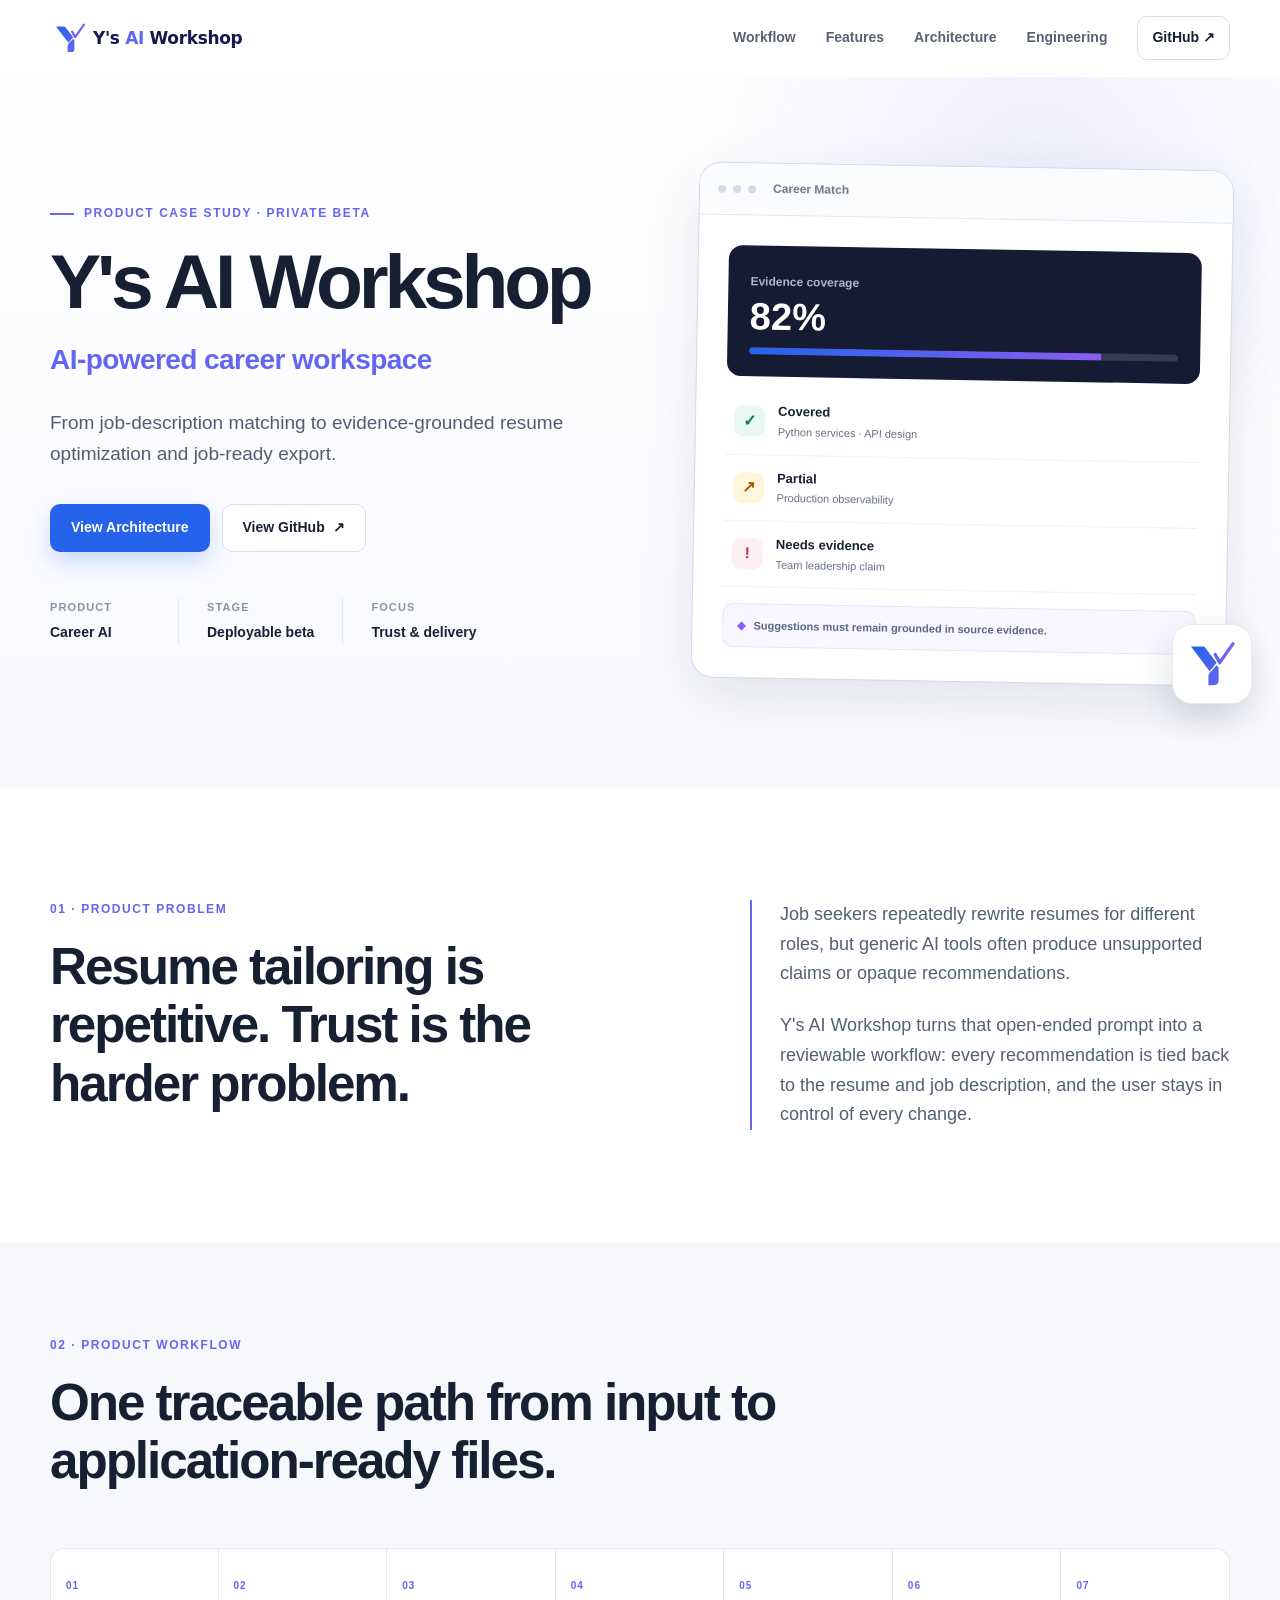
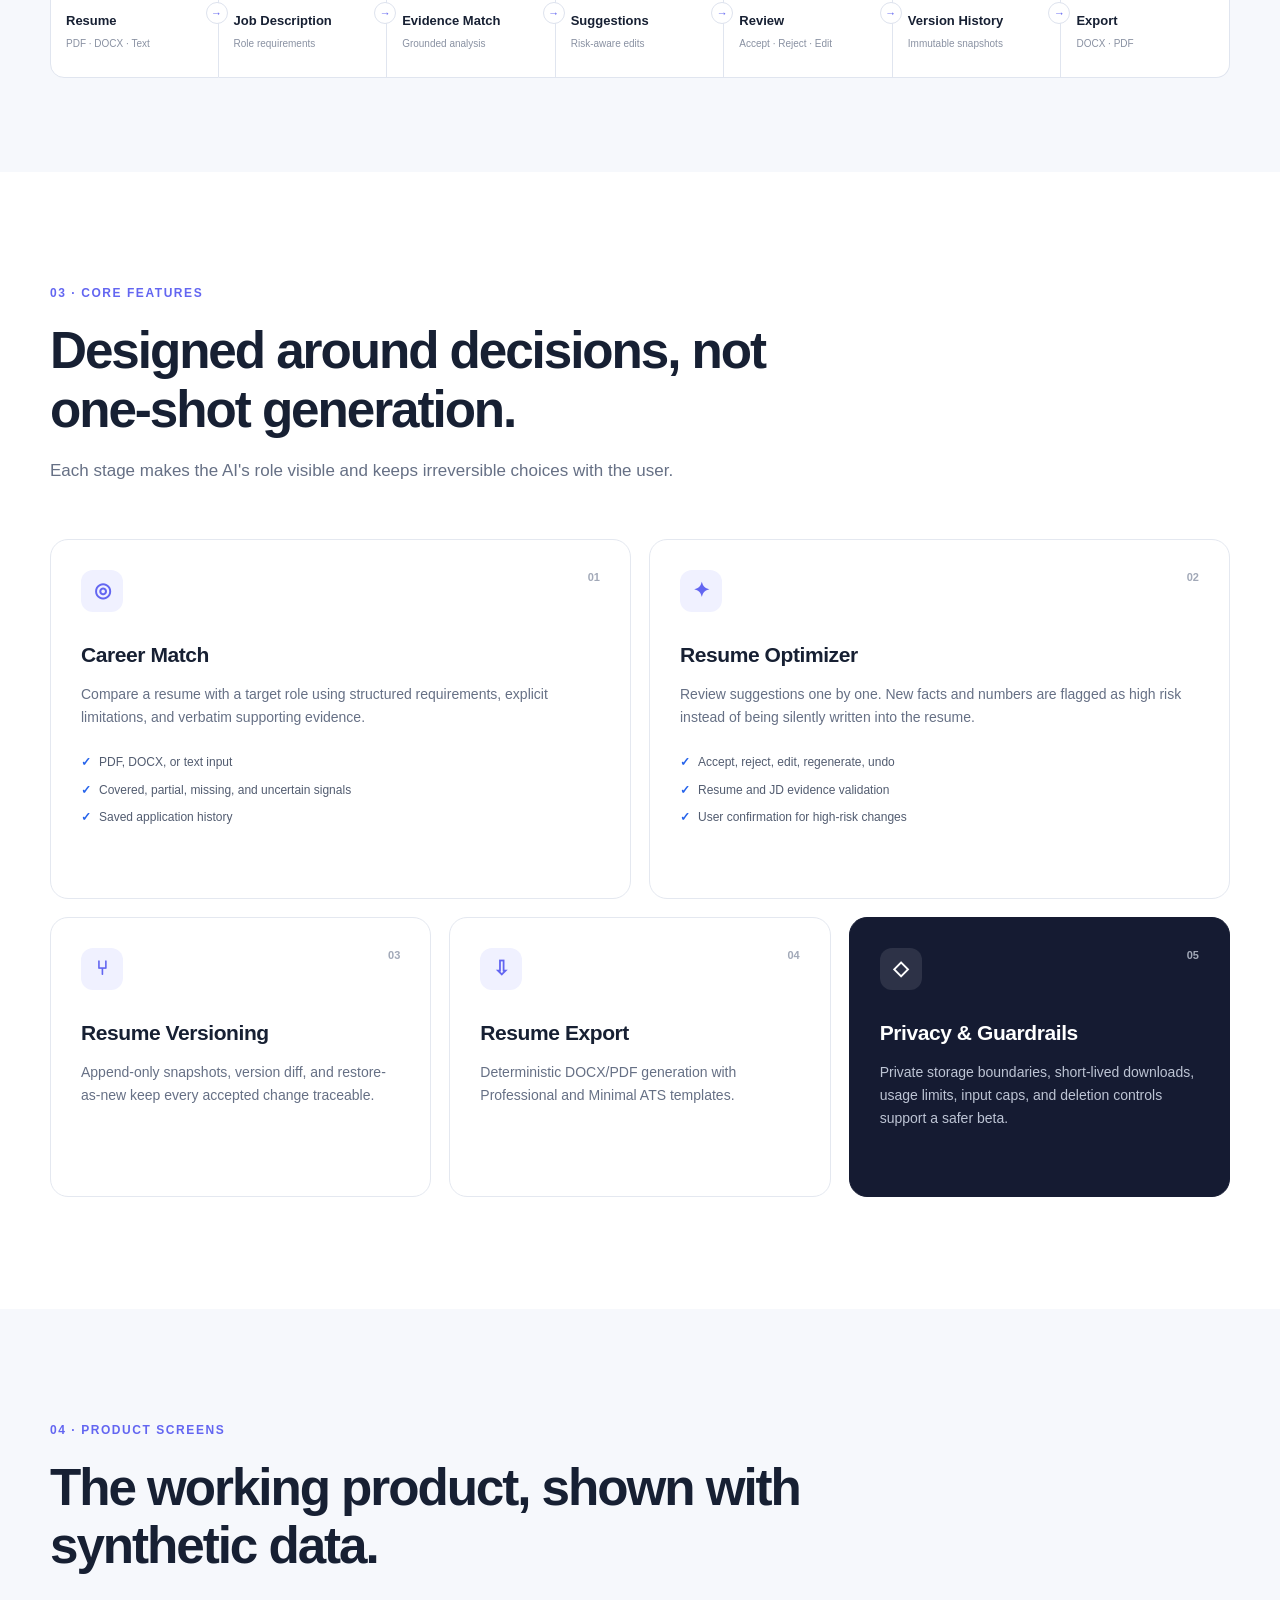
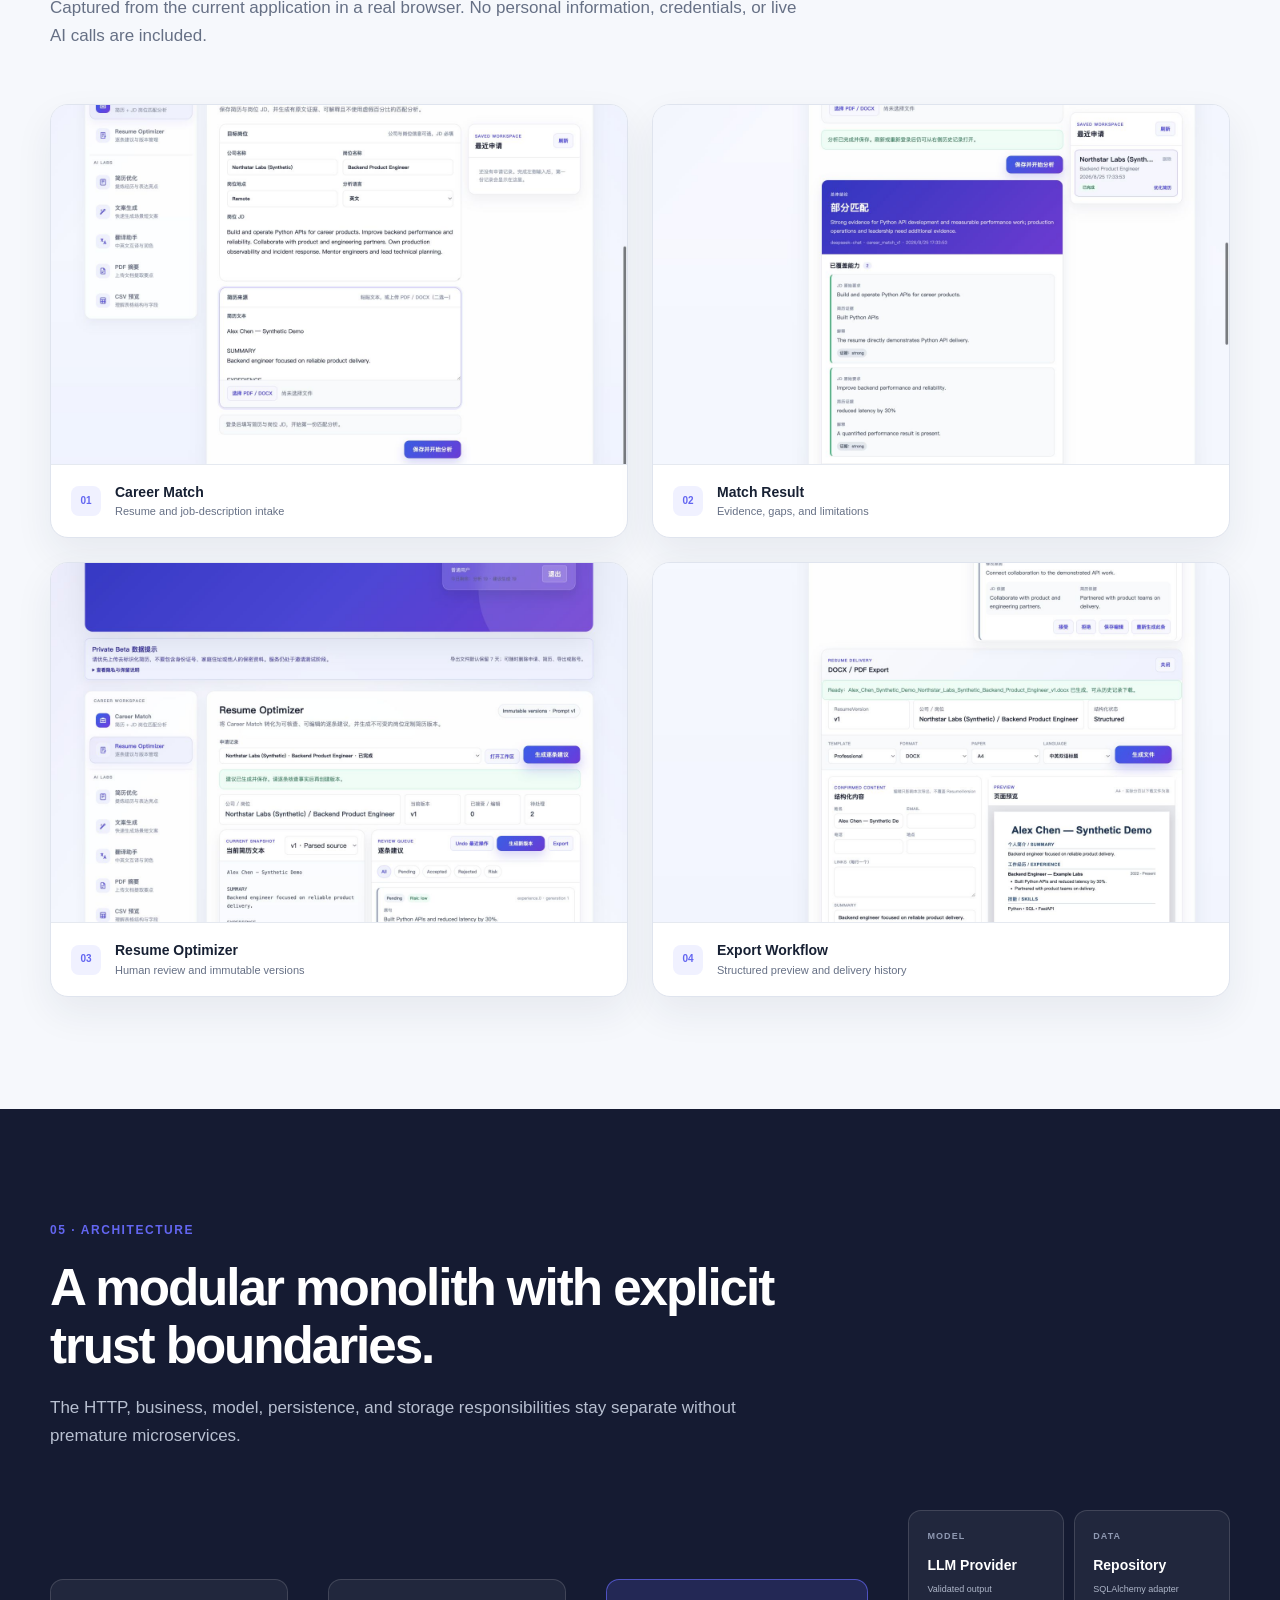
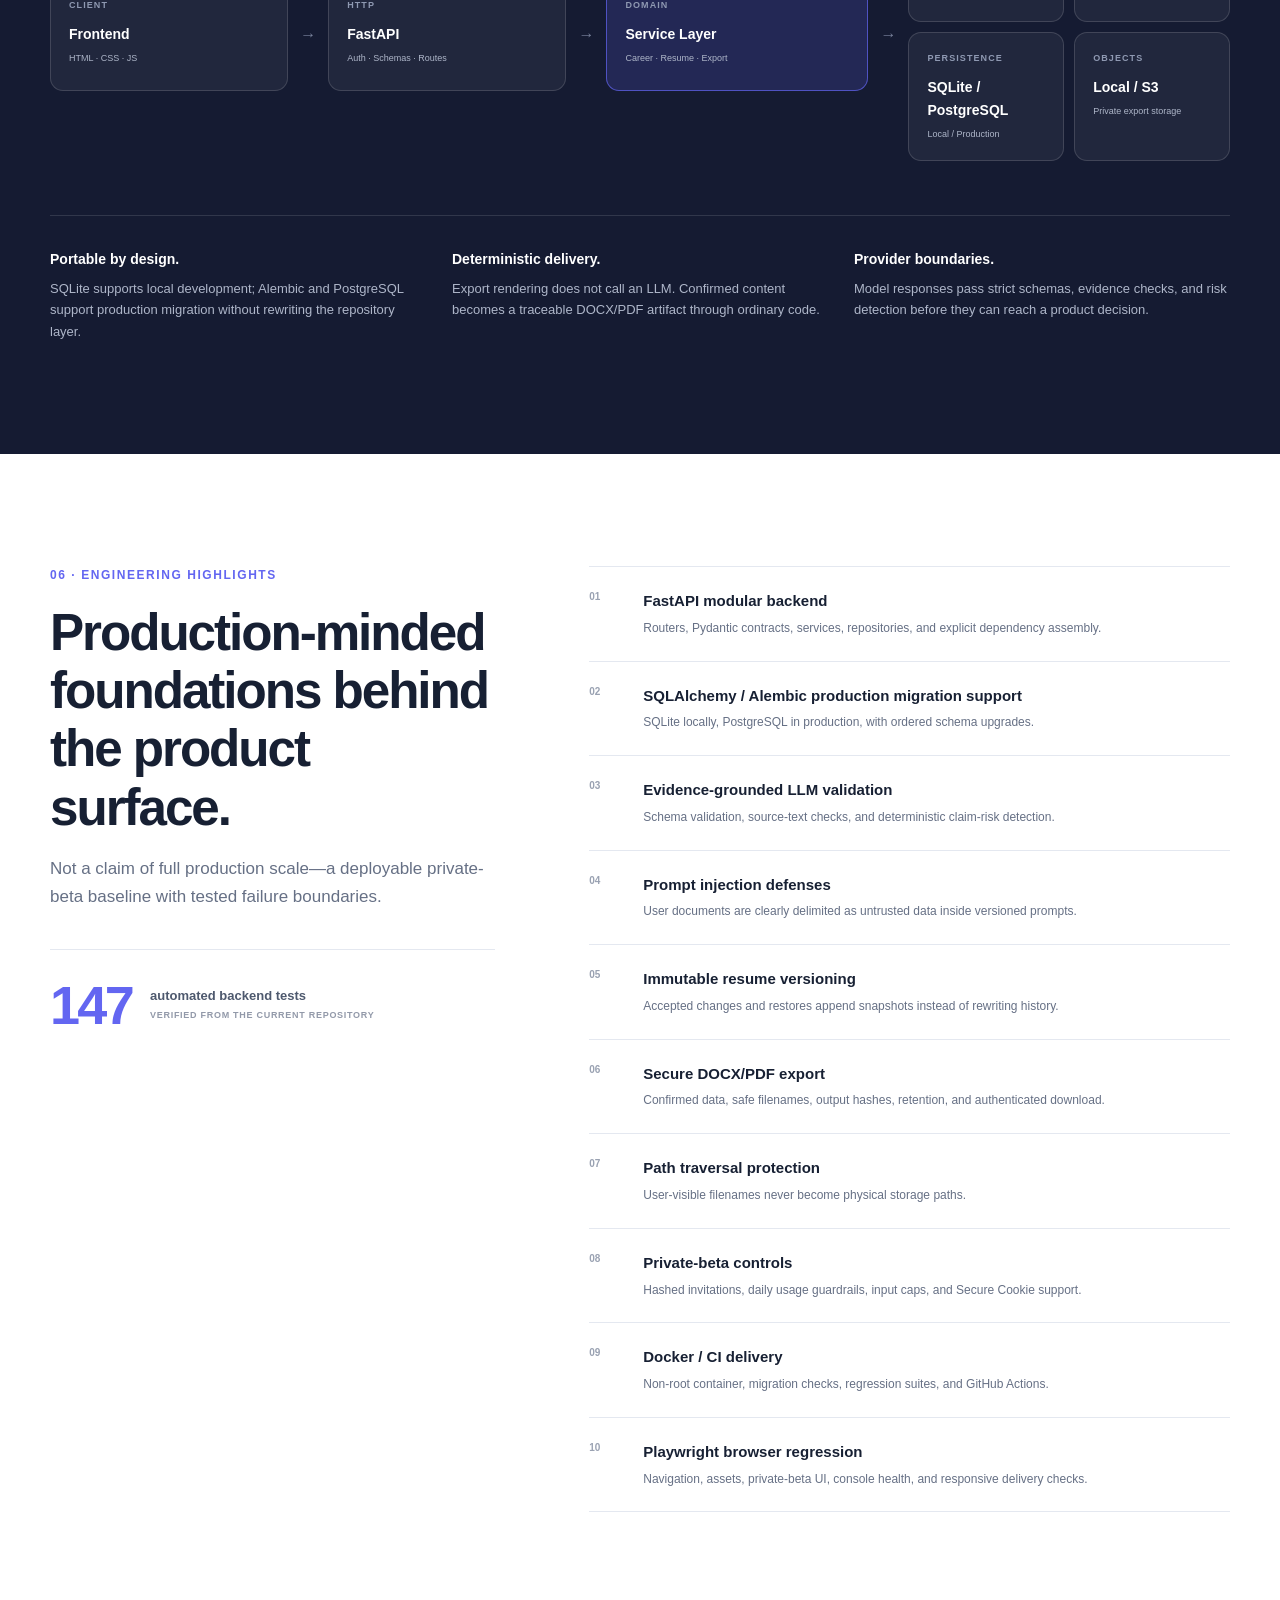
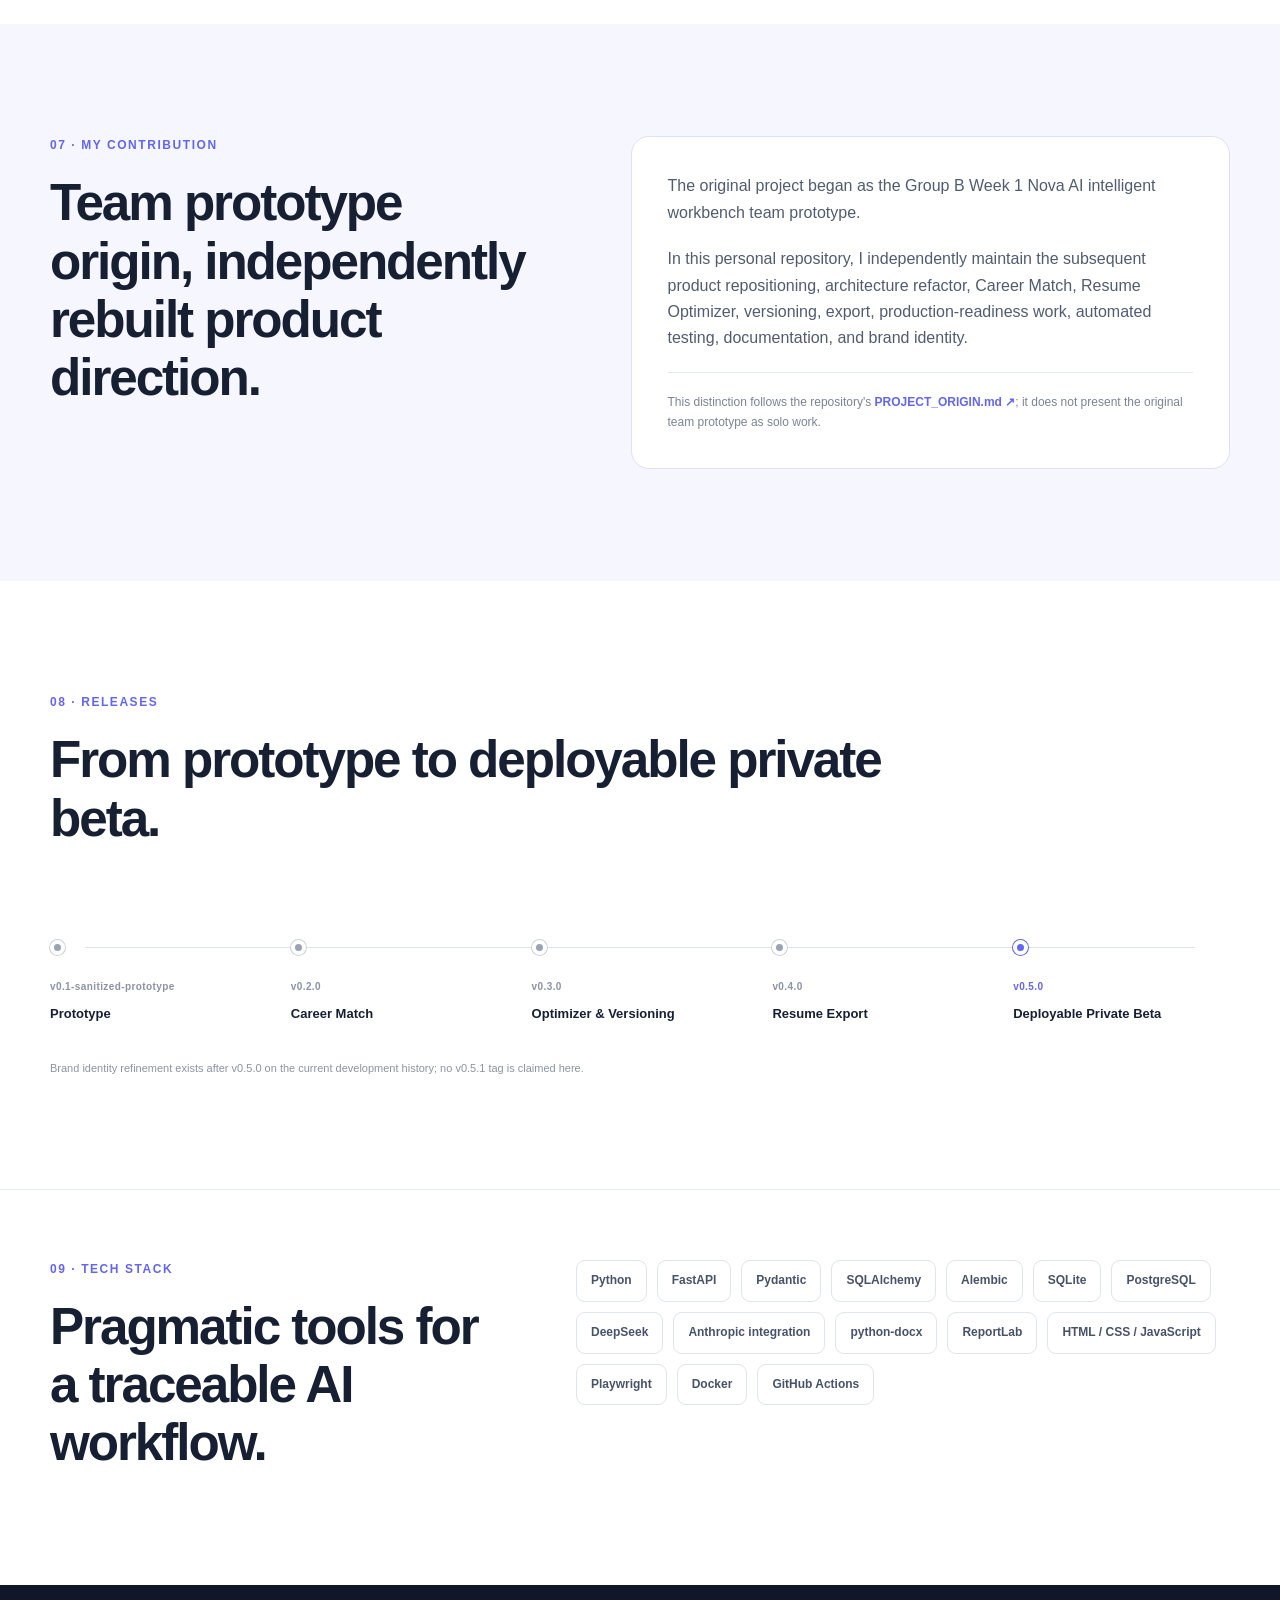
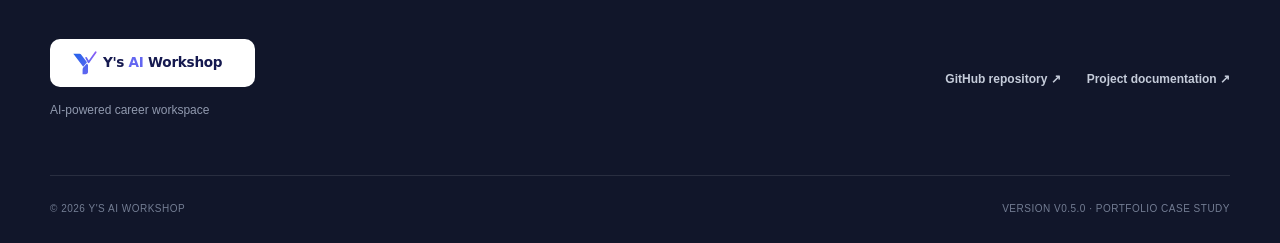
<file: portfolio/index.html>
<!doctype html>
<html lang="en">
<head>
  <meta charset="utf-8">
  <meta name="viewport" content="width=device-width, initial-scale=1">
  <meta name="description" content="Y's AI Workshop — an evidence-grounded career workspace for job matching, resume optimization, versioning, and export.">
  <meta name="theme-color" content="#ffffff">
  <meta property="og:title" content="Y's AI Workshop — Product Case Study">
  <meta property="og:description" content="From job-description matching to evidence-grounded resume optimization and job-ready export.">
  <meta property="og:type" content="website">
  <title>Y's AI Workshop — AI Career Workspace</title>
  <link rel="icon" href="assets/images/favicon.svg" type="image/svg+xml">
  <link rel="stylesheet" href="assets/css/portfolio.css">
  <script src="assets/js/portfolio.js" defer></script>
</head>
<body>
  <a class="skip-link" href="#main-content">Skip to content</a>
  <header class="site-header" data-header>
    <div class="container header-inner">
      <a class="brand" href="#top" aria-label="Y's AI Workshop home">
        <img src="assets/images/logo-lockup.svg" width="224" height="52" alt="Y's AI Workshop">
      </a>
      <button class="nav-toggle" type="button" aria-expanded="false" aria-controls="site-nav" data-nav-toggle>
        <span></span><span></span><span></span><span class="sr-only">Open navigation</span>
      </button>
      <nav class="site-nav" id="site-nav" aria-label="Primary navigation" data-nav>
        <a href="#workflow">Workflow</a>
        <a href="#features">Features</a>
        <a href="#architecture">Architecture</a>
        <a href="#engineering">Engineering</a>
        <a class="nav-github" href="https://github.com/yoyo115-code/ys-ai-workshop" target="_blank" rel="noreferrer">GitHub <span aria-hidden="true">↗</span></a>
      </nav>
    </div>
  </header>

  <main id="main-content">
    <section class="hero" id="top">
      <div class="container hero-grid">
        <div class="hero-copy">
          <div class="eyebrow"><span></span> Product case study · Private beta</div>
          <h1>Y's AI Workshop</h1>
          <p class="hero-kicker">AI-powered career workspace</p>
          <p class="hero-summary">From job-description matching to evidence-grounded resume optimization and job-ready export.</p>
          <div class="hero-actions">
            <a class="button button-primary" href="#architecture">View Architecture</a>
            <a class="button button-secondary" href="https://github.com/yoyo115-code/ys-ai-workshop" target="_blank" rel="noreferrer">View GitHub <span aria-hidden="true">↗</span></a>
          </div>
          <dl class="hero-facts" aria-label="Project summary">
            <div><dt>Product</dt><dd>Career AI</dd></div>
            <div><dt>Stage</dt><dd>Deployable beta</dd></div>
            <div><dt>Focus</dt><dd>Trust &amp; delivery</dd></div>
          </dl>
        </div>
        <div class="hero-visual" aria-label="Y's AI Workshop product overview">
          <div class="visual-window">
            <div class="window-bar"><span></span><span></span><span></span><b>Career Match</b></div>
            <div class="visual-body">
              <div class="match-score">
                <span>Evidence coverage</span>
                <strong>82%</strong>
                <div class="score-track"><i></i></div>
              </div>
              <div class="signal-list">
                <div><span class="signal signal-covered">✓</span><p><b>Covered</b><small>Python services · API design</small></p></div>
                <div><span class="signal signal-partial">↗</span><p><b>Partial</b><small>Production observability</small></p></div>
                <div><span class="signal signal-review">!</span><p><b>Needs evidence</b><small>Team leadership claim</small></p></div>
              </div>
              <div class="guardrail-note"><span>◆</span> Suggestions must remain grounded in source evidence.</div>
            </div>
          </div>
          <div class="hero-mark"><img src="assets/images/logo-mark.svg" alt="" width="52" height="52"></div>
        </div>
      </div>
    </section>

    <section class="section problem-section" id="problem">
      <div class="container split-heading">
        <div><p class="section-label">01 · Product problem</p><h2>Resume tailoring is repetitive. Trust is the harder problem.</h2></div>
        <div class="problem-copy">
          <p>Job seekers repeatedly rewrite resumes for different roles, but generic AI tools often produce unsupported claims or opaque recommendations.</p>
          <p>Y's AI Workshop turns that open-ended prompt into a reviewable workflow: every recommendation is tied back to the resume and job description, and the user stays in control of every change.</p>
        </div>
      </div>
    </section>

    <section class="section workflow-section" id="workflow">
      <div class="container">
        <div class="section-heading compact"><p class="section-label">02 · Product workflow</p><h2>One traceable path from input to application-ready files.</h2></div>
        <ol class="workflow" aria-label="Product workflow">
          <li><span>01</span><b>Resume</b><small>PDF · DOCX · Text</small></li>
          <li><span>02</span><b>Job Description</b><small>Role requirements</small></li>
          <li><span>03</span><b>Evidence Match</b><small>Grounded analysis</small></li>
          <li><span>04</span><b>Suggestions</b><small>Risk-aware edits</small></li>
          <li><span>05</span><b>Review</b><small>Accept · Reject · Edit</small></li>
          <li><span>06</span><b>Version History</b><small>Immutable snapshots</small></li>
          <li><span>07</span><b>Export</b><small>DOCX · PDF</small></li>
        </ol>
      </div>
    </section>

    <section class="section" id="features">
      <div class="container">
        <div class="section-heading"><p class="section-label">03 · Core features</p><h2>Designed around decisions, not one-shot generation.</h2><p>Each stage makes the AI's role visible and keeps irreversible choices with the user.</p></div>
        <div class="feature-grid">
          <article class="feature-card feature-card-large">
            <span class="feature-number">01</span><div class="feature-icon">◎</div>
            <h3>Career Match</h3><p>Compare a resume with a target role using structured requirements, explicit limitations, and verbatim supporting evidence.</p>
            <ul><li>PDF, DOCX, or text input</li><li>Covered, partial, missing, and uncertain signals</li><li>Saved application history</li></ul>
          </article>
          <article class="feature-card feature-card-large">
            <span class="feature-number">02</span><div class="feature-icon">✦</div>
            <h3>Resume Optimizer</h3><p>Review suggestions one by one. New facts and numbers are flagged as high risk instead of being silently written into the resume.</p>
            <ul><li>Accept, reject, edit, regenerate, undo</li><li>Resume and JD evidence validation</li><li>User confirmation for high-risk changes</li></ul>
          </article>
          <article class="feature-card"><span class="feature-number">03</span><div class="feature-icon">⑂</div><h3>Resume Versioning</h3><p>Append-only snapshots, version diff, and restore-as-new keep every accepted change traceable.</p></article>
          <article class="feature-card"><span class="feature-number">04</span><div class="feature-icon">⇩</div><h3>Resume Export</h3><p>Deterministic DOCX/PDF generation with Professional and Minimal ATS templates.</p></article>
          <article class="feature-card feature-privacy"><span class="feature-number">05</span><div class="feature-icon">◇</div><h3>Privacy &amp; Guardrails</h3><p>Private storage boundaries, short-lived downloads, usage limits, input caps, and deletion controls support a safer beta.</p></article>
        </div>
      </div>
    </section>

    <section class="section screenshots-section" id="screenshots">
      <div class="container">
        <div class="section-heading"><p class="section-label">04 · Product screens</p><h2>The working product, shown with synthetic data.</h2><p>Captured from the current application in a real browser. No personal information, credentials, or live AI calls are included.</p></div>
        <div class="screenshot-grid">
          <figure class="screenshot-card screenshot-wide"><div class="screenshot-frame"><img src="assets/images/career-match.jpg" alt="Career Match input screen with synthetic role data" loading="lazy" width="1440" height="960"></div><figcaption><span>01</span><div><b>Career Match</b><small>Resume and job-description intake</small></div></figcaption></figure>
          <figure class="screenshot-card"><div class="screenshot-frame"><img src="assets/images/match-result.jpg" alt="Evidence-grounded match result screen using synthetic data" loading="lazy" width="1440" height="960"></div><figcaption><span>02</span><div><b>Match Result</b><small>Evidence, gaps, and limitations</small></div></figcaption></figure>
          <figure class="screenshot-card"><div class="screenshot-frame"><img src="assets/images/resume-optimizer.jpg" alt="Resume Optimizer decision workflow with synthetic suggestions" loading="lazy" width="1440" height="960"></div><figcaption><span>03</span><div><b>Resume Optimizer</b><small>Human review and immutable versions</small></div></figcaption></figure>
          <figure class="screenshot-card screenshot-wide"><div class="screenshot-frame"><img src="assets/images/export-workflow.jpg" alt="Resume export workflow showing DOCX and PDF options" loading="lazy" width="1440" height="960"></div><figcaption><span>04</span><div><b>Export Workflow</b><small>Structured preview and delivery history</small></div></figcaption></figure>
        </div>
      </div>
    </section>

    <section class="section architecture-section" id="architecture">
      <div class="container">
        <div class="section-heading light"><p class="section-label">05 · Architecture</p><h2>A modular monolith with explicit trust boundaries.</h2><p>The HTTP, business, model, persistence, and storage responsibilities stay separate without premature microservices.</p></div>
        <div class="architecture-flow" role="img" aria-label="Frontend to FastAPI to service layer, then LLM provider, repository, database, and storage">
          <div class="arch-node"><small>Client</small><b>Frontend</b><span>HTML · CSS · JS</span></div><i>→</i>
          <div class="arch-node"><small>HTTP</small><b>FastAPI</b><span>Auth · Schemas · Routes</span></div><i>→</i>
          <div class="arch-node arch-primary"><small>Domain</small><b>Service Layer</b><span>Career · Resume · Export</span></div><i>→</i>
          <div class="arch-branches">
            <div class="arch-node"><small>Model</small><b>LLM Provider</b><span>Validated output</span></div>
            <div class="arch-node"><small>Data</small><b>Repository</b><span>SQLAlchemy adapter</span></div>
            <div class="arch-node"><small>Persistence</small><b>SQLite / PostgreSQL</b><span>Local / Production</span></div>
            <div class="arch-node"><small>Objects</small><b>Local / S3</b><span>Private export storage</span></div>
          </div>
        </div>
        <div class="architecture-notes">
          <p><b>Portable by design.</b> SQLite supports local development; Alembic and PostgreSQL support production migration without rewriting the repository layer.</p>
          <p><b>Deterministic delivery.</b> Export rendering does not call an LLM. Confirmed content becomes a traceable DOCX/PDF artifact through ordinary code.</p>
          <p><b>Provider boundaries.</b> Model responses pass strict schemas, evidence checks, and risk detection before they can reach a product decision.</p>
        </div>
      </div>
    </section>

    <section class="section" id="engineering">
      <div class="container engineering-layout">
        <div class="section-heading sticky-heading"><p class="section-label">06 · Engineering highlights</p><h2>Production-minded foundations behind the product surface.</h2><p>Not a claim of full production scale—a deployable private-beta baseline with tested failure boundaries.</p><div class="test-stat"><strong>147</strong><span>automated backend tests<br><small>verified from the current repository</small></span></div></div>
        <ul class="highlight-list">
          <li><span>01</span><div><b>FastAPI modular backend</b><small>Routers, Pydantic contracts, services, repositories, and explicit dependency assembly.</small></div></li>
          <li><span>02</span><div><b>SQLAlchemy / Alembic production migration support</b><small>SQLite locally, PostgreSQL in production, with ordered schema upgrades.</small></div></li>
          <li><span>03</span><div><b>Evidence-grounded LLM validation</b><small>Schema validation, source-text checks, and deterministic claim-risk detection.</small></div></li>
          <li><span>04</span><div><b>Prompt injection defenses</b><small>User documents are clearly delimited as untrusted data inside versioned prompts.</small></div></li>
          <li><span>05</span><div><b>Immutable resume versioning</b><small>Accepted changes and restores append snapshots instead of rewriting history.</small></div></li>
          <li><span>06</span><div><b>Secure DOCX/PDF export</b><small>Confirmed data, safe filenames, output hashes, retention, and authenticated download.</small></div></li>
          <li><span>07</span><div><b>Path traversal protection</b><small>User-visible filenames never become physical storage paths.</small></div></li>
          <li><span>08</span><div><b>Private-beta controls</b><small>Hashed invitations, daily usage guardrails, input caps, and Secure Cookie support.</small></div></li>
          <li><span>09</span><div><b>Docker / CI delivery</b><small>Non-root container, migration checks, regression suites, and GitHub Actions.</small></div></li>
          <li><span>10</span><div><b>Playwright browser regression</b><small>Navigation, assets, private-beta UI, console health, and responsive delivery checks.</small></div></li>
        </ul>
      </div>
    </section>

    <section class="section contribution-section" id="contribution">
      <div class="container contribution-grid">
        <div><p class="section-label">07 · My contribution</p><h2>Team prototype origin, independently rebuilt product direction.</h2></div>
        <div class="contribution-card">
          <p>The original project began as the Group B Week 1 Nova AI intelligent workbench team prototype.</p>
          <p>In this personal repository, I independently maintain the subsequent product repositioning, architecture refactor, Career Match, Resume Optimizer, versioning, export, production-readiness work, automated testing, documentation, and brand identity.</p>
          <p class="origin-note">This distinction follows the repository's <a href="https://github.com/yoyo115-code/ys-ai-workshop/blob/main/PROJECT_ORIGIN.md" target="_blank" rel="noreferrer">PROJECT_ORIGIN.md <span aria-hidden="true">↗</span></a>; it does not present the original team prototype as solo work.</p>
        </div>
      </div>
    </section>

    <section class="section releases-section" id="releases">
      <div class="container">
        <div class="section-heading compact"><p class="section-label">08 · Releases</p><h2>From prototype to deployable private beta.</h2></div>
        <ol class="release-track">
          <li><span></span><small>v0.1-sanitized-prototype</small><b>Prototype</b></li>
          <li><span></span><small>v0.2.0</small><b>Career Match</b></li>
          <li><span></span><small>v0.3.0</small><b>Optimizer &amp; Versioning</b></li>
          <li><span></span><small>v0.4.0</small><b>Resume Export</b></li>
          <li class="release-current"><span></span><small>v0.5.0</small><b>Deployable Private Beta</b></li>
        </ol>
        <p class="release-note">Brand identity refinement exists after v0.5.0 on the current development history; no v0.5.1 tag is claimed here.</p>
      </div>
    </section>

    <section class="section stack-section" id="stack">
      <div class="container stack-layout">
        <div><p class="section-label">09 · Tech stack</p><h2>Pragmatic tools for a traceable AI workflow.</h2></div>
        <ul class="stack-list" aria-label="Technology stack">
          <li>Python</li><li>FastAPI</li><li>Pydantic</li><li>SQLAlchemy</li><li>Alembic</li><li>SQLite</li><li>PostgreSQL</li><li>DeepSeek</li><li>Anthropic integration</li><li>python-docx</li><li>ReportLab</li><li>HTML / CSS / JavaScript</li><li>Playwright</li><li>Docker</li><li>GitHub Actions</li>
        </ul>
      </div>
    </section>
  </main>

  <footer class="site-footer">
    <div class="container footer-top">
      <div><img src="assets/images/logo-lockup.svg" width="204" height="48" alt="Y's AI Workshop"><p>AI-powered career workspace</p></div>
      <div class="footer-links"><a href="https://github.com/yoyo115-code/ys-ai-workshop" target="_blank" rel="noreferrer">GitHub repository ↗</a><a href="https://github.com/yoyo115-code/ys-ai-workshop/tree/main/docs" target="_blank" rel="noreferrer">Project documentation ↗</a></div>
    </div>
    <div class="container footer-bottom"><span>© <span data-year></span> Y's AI Workshop</span><span>Version v0.5.0 · Portfolio case study</span></div>
  </footer>
</body>
</html>
</file>
<file: portfolio/assets/css/portfolio.css>
:root {
  --ink: #172033;
  --muted: #667085;
  --line: #e4e8f0;
  --surface: #f6f8fc;
  --blue: #2563eb;
  --indigo: #6366f1;
  --purple: #8b5cf6;
  --navy: #151b32;
  --white: #fff;
  --radius: 18px;
  --shadow: 0 20px 56px rgba(31, 42, 68, .11);
}

* { box-sizing: border-box; }
html { scroll-behavior: smooth; scroll-padding-top: 90px; }
body { margin: 0; color: var(--ink); background: var(--white); font-family: Inter, ui-sans-serif, -apple-system, BlinkMacSystemFont, "Segoe UI", Arial, sans-serif; font-size: 16px; line-height: 1.65; -webkit-font-smoothing: antialiased; }
body.nav-open { overflow: hidden; }
img { display: block; max-width: 100%; }
a { color: inherit; }
button, a { -webkit-tap-highlight-color: transparent; }
.container { width: min(1180px, calc(100% - 48px)); margin: 0 auto; }
.section { padding: 112px 0; }
.skip-link { position: fixed; z-index: 1000; top: 10px; left: 10px; padding: 10px 14px; color: #fff; background: var(--navy); transform: translateY(-150%); }
.skip-link:focus { transform: translateY(0); }
.sr-only { position: absolute; width: 1px; height: 1px; padding: 0; margin: -1px; overflow: hidden; clip: rect(0, 0, 0, 0); white-space: nowrap; border: 0; }

.site-header { position: fixed; z-index: 100; top: 0; width: 100%; border-bottom: 1px solid transparent; background: rgba(255,255,255,.92); backdrop-filter: blur(16px); transition: border-color .2s, box-shadow .2s; }
.site-header.is-scrolled { border-color: var(--line); box-shadow: 0 8px 30px rgba(31,42,68,.05); }
.header-inner { min-height: 76px; display: flex; align-items: center; justify-content: space-between; gap: 32px; }
.brand img { width: 210px; height: auto; }
.site-nav { display: flex; align-items: center; gap: 30px; }
.site-nav a { color: #596174; font-size: 14px; font-weight: 650; text-decoration: none; }
.site-nav a:hover, .site-nav a:focus-visible { color: var(--blue); }
.site-nav .nav-github { padding: 9px 14px; color: var(--ink); border: 1px solid #d8deea; border-radius: 10px; background: #fff; }
.nav-toggle { display: none; width: 42px; height: 42px; padding: 10px; border: 1px solid var(--line); border-radius: 10px; background: #fff; }
.nav-toggle span:not(.sr-only) { display: block; width: 100%; height: 2px; margin: 4px 0; background: var(--ink); }

.hero { min-height: 760px; padding: 166px 0 106px; overflow: hidden; background: radial-gradient(circle at 81% 22%, rgba(99,102,241,.10), transparent 28%), linear-gradient(180deg, #fff 0%, #f9faff 100%); }
.hero-grid { display: grid; grid-template-columns: 1.03fr .97fr; gap: 76px; align-items: center; }
.eyebrow, .section-label { margin: 0 0 18px; color: var(--indigo); font-size: 12px; font-weight: 800; letter-spacing: .13em; text-transform: uppercase; }
.eyebrow { display: flex; align-items: center; gap: 10px; }
.eyebrow span { width: 24px; height: 2px; background: var(--indigo); }
.hero h1 { margin: 0; font-size: clamp(48px, 6vw, 78px); line-height: 1.03; letter-spacing: -.055em; }
.hero-kicker { margin: 16px 0 0; color: var(--indigo); font-size: clamp(21px, 2.2vw, 28px); font-weight: 700; letter-spacing: -.02em; }
.hero-summary { max-width: 650px; margin: 24px 0 0; color: #525d72; font-size: 19px; line-height: 1.65; }
.hero-actions { display: flex; flex-wrap: wrap; gap: 12px; margin-top: 34px; }
.button { min-height: 48px; display: inline-flex; align-items: center; justify-content: center; gap: 8px; padding: 11px 20px; border: 1px solid transparent; border-radius: 10px; font-size: 14px; font-weight: 750; text-decoration: none; }
.button-primary { color: #fff; background: var(--blue); box-shadow: 0 10px 24px rgba(37,99,235,.23); }
.button-primary:hover { background: #1d4ed8; }
.button-secondary { border-color: #d8deea; background: #fff; }
.button-secondary:hover { border-color: #b9c3d5; }
.hero-facts { display: flex; gap: 0; margin: 46px 0 0; }
.hero-facts div { min-width: 128px; padding-right: 28px; }
.hero-facts div + div { padding-left: 28px; border-left: 1px solid var(--line); }
.hero-facts dt { color: #8a93a5; font-size: 11px; font-weight: 800; letter-spacing: .1em; text-transform: uppercase; }
.hero-facts dd { margin: 5px 0 0; font-size: 14px; font-weight: 700; }
.hero-visual { position: relative; }
.visual-window { position: relative; z-index: 1; overflow: hidden; border: 1px solid rgba(201,209,224,.8); border-radius: 22px; background: #fff; box-shadow: var(--shadow); transform: rotate(1deg); }
.window-bar { height: 52px; display: flex; align-items: center; gap: 7px; padding: 0 18px; border-bottom: 1px solid var(--line); background: #fbfcfe; }
.window-bar span { width: 8px; height: 8px; border-radius: 50%; background: #d5dbe6; }
.window-bar b { margin-left: 10px; color: #70798c; font-size: 12px; }
.visual-body { padding: 30px; }
.match-score { padding: 22px; border-radius: 14px; color: #fff; background: var(--navy); }
.match-score span { color: #aeb6cc; font-size: 12px; font-weight: 700; }
.match-score strong { display: block; margin: 4px 0 12px; font-size: 38px; line-height: 1; }
.score-track { height: 7px; overflow: hidden; border-radius: 99px; background: rgba(255,255,255,.14); }
.score-track i { display: block; width: 82%; height: 100%; background: linear-gradient(90deg, var(--blue), var(--purple)); }
.signal-list { margin-top: 12px; }
.signal-list > div { display: flex; align-items: center; gap: 13px; padding: 15px 8px; border-bottom: 1px solid #edf0f5; }
.signal { width: 31px; height: 31px; display: grid; flex: 0 0 auto; place-items: center; border-radius: 9px; font-weight: 900; }
.signal-covered { color: #087b55; background: #e9f8f2; }
.signal-partial { color: #a15c07; background: #fff4dc; }
.signal-review { color: #b23a54; background: #fdeef1; }
.signal-list p { margin: 0; line-height: 1.3; }
.signal-list b, .signal-list small { display: block; }
.signal-list b { font-size: 13px; }
.signal-list small { margin-top: 4px; color: var(--muted); font-size: 11px; }
.guardrail-note { display: flex; align-items: center; gap: 8px; margin-top: 16px; padding: 12px 14px; color: #5e6680; border: 1px solid #e6e4fa; border-radius: 10px; background: #f8f7ff; font-size: 11px; font-weight: 650; }
.guardrail-note span { color: var(--purple); }
.hero-mark { position: absolute; z-index: 2; right: -22px; bottom: -22px; width: 80px; height: 80px; display: grid; place-items: center; border: 1px solid var(--line); border-radius: 20px; background: #fff; box-shadow: 0 16px 36px rgba(31,42,68,.16); }
.hero-mark img { width: 48px; }

.split-heading { display: grid; grid-template-columns: 1fr .8fr; gap: 100px; align-items: start; }
.split-heading h2, .section-heading h2, .contribution-grid h2, .stack-layout h2 { margin: 0; font-size: clamp(34px, 4vw, 52px); line-height: 1.14; letter-spacing: -.04em; }
.problem-copy { padding-left: 28px; border-left: 2px solid var(--indigo); }
.problem-copy p { margin: 0; color: #536075; font-size: 18px; }
.problem-copy p + p { margin-top: 22px; }
.workflow-section { padding: 94px 0; background: var(--surface); }
.section-heading { max-width: 760px; margin-bottom: 54px; }
.section-heading.compact { max-width: 840px; }
.section-heading > p:not(.section-label) { margin: 18px 0 0; color: var(--muted); font-size: 17px; }
.workflow { display: grid; grid-template-columns: repeat(7, 1fr); padding: 0; margin: 58px 0 0; list-style: none; }
.workflow li { position: relative; min-height: 130px; padding: 22px 15px; border: 1px solid #e0e5ef; background: #fff; }
.workflow li:first-child { border-radius: 14px 0 0 14px; }
.workflow li:last-child { border-radius: 0 14px 14px 0; }
.workflow li + li { border-left: 0; }
.workflow li:not(:last-child)::after { content: "→"; position: absolute; z-index: 2; top: 50%; right: -10px; width: 20px; height: 20px; display: grid; place-items: center; color: var(--indigo); border: 1px solid #dde2ed; border-radius: 50%; background: #fff; font-size: 11px; transform: translateY(-50%); }
.workflow span { color: var(--indigo); font-size: 10px; font-weight: 900; letter-spacing: .1em; }
.workflow b, .workflow small { display: block; }
.workflow b { margin-top: 15px; font-size: 13px; line-height: 1.3; }
.workflow small { margin-top: 7px; color: #8991a2; font-size: 10px; line-height: 1.4; }

.feature-grid { display: grid; grid-template-columns: repeat(6, 1fr); gap: 18px; }
.feature-card { position: relative; grid-column: span 2; min-height: 280px; padding: 30px; border: 1px solid var(--line); border-radius: var(--radius); background: #fff; }
.feature-card-large { grid-column: span 3; min-height: 360px; }
.feature-card:hover { border-color: #cdd5e5; box-shadow: 0 14px 40px rgba(36,48,75,.07); }
.feature-number { position: absolute; top: 28px; right: 30px; color: #a2a9b8; font-size: 11px; font-weight: 800; }
.feature-icon { width: 42px; height: 42px; display: grid; place-items: center; color: var(--indigo); border-radius: 12px; background: #f0f1ff; font-size: 20px; font-weight: 800; }
.feature-card h3 { margin: 26px 0 10px; font-size: 21px; letter-spacing: -.02em; }
.feature-card p { margin: 0; color: var(--muted); font-size: 14px; }
.feature-card ul { display: grid; gap: 8px; padding: 0; margin: 24px 0 0; color: #525c70; font-size: 12px; list-style: none; }
.feature-card li::before { content: "✓"; margin-right: 8px; color: var(--blue); font-weight: 900; }
.feature-privacy { color: #fff; border-color: var(--navy); background: var(--navy); }
.feature-privacy p { color: #bdc4d4; }
.feature-privacy .feature-icon { color: #fff; background: rgba(255,255,255,.1); }

.screenshots-section { background: var(--surface); }
.screenshot-grid { display: grid; grid-template-columns: 1fr 1fr; gap: 24px; }
.screenshot-card { overflow: hidden; margin: 0; border: 1px solid #dfe4ee; border-radius: 18px; background: #fff; box-shadow: 0 16px 38px rgba(35,47,74,.07); }
.screenshot-frame { aspect-ratio: 16 / 10; overflow: hidden; border-bottom: 1px solid #e5e9f0; background: #eef1f7; }
.screenshot-frame img { width: 100%; height: 100%; object-fit: cover; object-position: top; transition: transform .35s ease; }
.screenshot-card:hover img { transform: scale(1.012); }
.screenshot-card figcaption { display: flex; gap: 14px; align-items: center; padding: 18px 20px; }
.screenshot-card figcaption > span { width: 30px; height: 30px; display: grid; place-items: center; flex: 0 0 auto; color: var(--indigo); border-radius: 8px; background: #f0f1ff; font-size: 10px; font-weight: 900; }
.screenshot-card figcaption b, .screenshot-card figcaption small { display: block; line-height: 1.35; }
.screenshot-card figcaption b { font-size: 14px; }
.screenshot-card figcaption small { margin-top: 3px; color: var(--muted); font-size: 11px; }

.architecture-section { color: #fff; background: var(--navy); }
.section-heading.light > p:not(.section-label) { color: #b8c0d1; }
.architecture-flow { display: grid; grid-template-columns: 1fr auto 1fr auto 1.1fr auto 1.35fr; gap: 12px; align-items: center; margin-top: 60px; }
.architecture-flow > i { color: #77809a; font-style: normal; }
.arch-node { min-height: 112px; padding: 18px; border: 1px solid rgba(255,255,255,.14); border-radius: 13px; background: rgba(255,255,255,.055); }
.arch-node small, .arch-node b, .arch-node span { display: block; }
.arch-node small { color: #8f99b2; font-size: 9px; font-weight: 800; letter-spacing: .12em; text-transform: uppercase; }
.arch-node b { margin-top: 10px; font-size: 14px; }
.arch-node span { margin-top: 5px; color: #aeb6c9; font-size: 9px; }
.arch-primary { border-color: rgba(99,102,241,.7); background: rgba(99,102,241,.18); }
.arch-branches { display: grid; grid-template-columns: 1fr 1fr; gap: 10px; }
.arch-branches .arch-node { min-height: 112px; }
.architecture-notes { display: grid; grid-template-columns: repeat(3, 1fr); gap: 26px; margin-top: 54px; padding-top: 32px; border-top: 1px solid rgba(255,255,255,.12); }
.architecture-notes p { margin: 0; color: #aeb6c9; font-size: 13px; }
.architecture-notes b { display: block; margin-bottom: 7px; color: #fff; font-size: 14px; }

.engineering-layout { display: grid; grid-template-columns: .82fr 1.18fr; gap: 94px; align-items: start; }
.sticky-heading { position: sticky; top: 116px; }
.test-stat { display: flex; align-items: center; gap: 18px; margin-top: 38px; padding-top: 28px; border-top: 1px solid var(--line); }
.test-stat strong { color: var(--indigo); font-size: 54px; line-height: 1; letter-spacing: -.05em; }
.test-stat span { color: #4e596e; font-size: 13px; font-weight: 750; line-height: 1.4; }
.test-stat small { color: #9299a9; font-size: 9px; text-transform: uppercase; letter-spacing: .08em; }
.highlight-list { padding: 0; margin: 0; border-top: 1px solid var(--line); list-style: none; }
.highlight-list li { display: grid; grid-template-columns: 42px 1fr; gap: 12px; padding: 22px 0; border-bottom: 1px solid var(--line); }
.highlight-list > li > span { color: #9aa2b2; font-size: 10px; font-weight: 850; }
.highlight-list b, .highlight-list small { display: block; }
.highlight-list b { font-size: 15px; }
.highlight-list small { margin-top: 5px; color: var(--muted); font-size: 12px; }

.contribution-section { background: #f5f6ff; }
.contribution-grid { display: grid; grid-template-columns: .9fr 1.1fr; gap: 90px; align-items: start; }
.contribution-card { padding: 36px; border: 1px solid #dedffc; border-radius: var(--radius); background: #fff; }
.contribution-card p { margin: 0; color: #515c70; font-size: 16px; }
.contribution-card p + p { margin-top: 20px; }
.contribution-card .origin-note { padding-top: 20px; border-top: 1px solid var(--line); color: #7b8495; font-size: 12px; }
.origin-note a { color: var(--indigo); font-weight: 750; text-decoration: none; }
.release-track { position: relative; display: grid; grid-template-columns: repeat(5, 1fr); gap: 24px; padding: 38px 0 0; margin: 40px 0 0; list-style: none; }
.release-track::before { content: ""; position: absolute; top: 45px; left: 3%; right: 3%; height: 1px; background: #dfe3eb; }
.release-track li { position: relative; z-index: 1; }
.release-track li > span { width: 15px; height: 15px; display: block; margin-bottom: 24px; border: 4px solid #fff; border-radius: 50%; background: #9aa3b3; box-shadow: 0 0 0 1px #cbd1dc; }
.release-track small, .release-track b { display: block; }
.release-track small { color: #8b93a4; font-size: 10px; font-weight: 800; letter-spacing: .04em; }
.release-track b { margin-top: 8px; font-size: 13px; }
.release-track .release-current > span { background: var(--indigo); box-shadow: 0 0 0 1px var(--indigo); }
.release-track .release-current small { color: var(--indigo); }
.release-note { margin: 34px 0 0; color: #8b93a4; font-size: 11px; }
.stack-section { padding-top: 70px; border-top: 1px solid var(--line); }
.stack-layout { display: grid; grid-template-columns: .8fr 1.2fr; gap: 90px; align-items: start; }
.stack-list { display: flex; flex-wrap: wrap; gap: 10px; padding: 0; margin: 0; list-style: none; }
.stack-list li { padding: 10px 14px; color: #485369; border: 1px solid #dfe4ed; border-radius: 9px; background: #fff; font-size: 12px; font-weight: 700; }

.site-footer { color: #fff; background: #11162a; }
.footer-top { min-height: 190px; display: flex; align-items: center; justify-content: space-between; gap: 30px; }
.footer-top img { width: 205px; padding: 8px 12px; border-radius: 10px; background: #fff; }
.footer-top p { margin: 14px 0 0; color: #9099ae; font-size: 12px; }
.footer-links { display: flex; gap: 26px; }
.footer-links a { color: #c5ccda; font-size: 12px; font-weight: 700; text-decoration: none; }
.footer-links a:hover { color: #fff; }
.footer-bottom { min-height: 68px; display: flex; align-items: center; justify-content: space-between; color: #737d93; border-top: 1px solid rgba(255,255,255,.1); font-size: 10px; letter-spacing: .05em; text-transform: uppercase; }

@media (max-width: 1040px) {
  .hero-grid { gap: 42px; }
  .workflow { grid-template-columns: repeat(4, 1fr); gap: 10px; }
  .workflow li, .workflow li:first-child, .workflow li:last-child { border: 1px solid #e0e5ef; border-radius: 12px; }
  .workflow li + li { border-left: 1px solid #e0e5ef; }
  .workflow li::after { display: none !important; }
  .architecture-flow { grid-template-columns: 1fr; }
  .architecture-flow > i { text-align: center; transform: rotate(90deg); }
  .arch-branches { grid-template-columns: repeat(4, 1fr); }
}

@media (max-width: 800px) {
  .container { width: min(100% - 36px, 720px); }
  .section { padding: 82px 0; }
  .header-inner { min-height: 68px; }
  .brand img { width: 188px; }
  .nav-toggle { display: block; }
  .site-nav { position: fixed; top: 68px; right: 0; bottom: 0; left: 0; display: none; align-items: stretch; flex-direction: column; gap: 0; padding: 24px 18px; background: #fff; }
  .site-nav.is-open { display: flex; }
  .site-nav a { padding: 16px 8px; border-bottom: 1px solid var(--line); font-size: 16px; }
  .site-nav .nav-github { margin-top: 12px; text-align: center; }
  .hero { min-height: auto; padding: 128px 0 84px; }
  .hero-grid, .split-heading, .engineering-layout, .contribution-grid, .stack-layout { grid-template-columns: 1fr; gap: 48px; }
  .hero-summary { font-size: 17px; }
  .hero-visual { max-width: 560px; }
  .problem-copy { padding-left: 22px; }
  .feature-card, .feature-card-large { grid-column: span 3; }
  .screenshot-grid { grid-template-columns: 1fr; }
  .arch-branches { grid-template-columns: 1fr 1fr; }
  .architecture-notes { grid-template-columns: 1fr; }
  .sticky-heading { position: static; }
  .release-track { grid-template-columns: 1fr; gap: 0; padding: 0 0 0 22px; }
  .release-track::before { top: 4px; bottom: 14px; left: 6px; right: auto; width: 1px; height: auto; }
  .release-track li { padding-bottom: 28px; }
  .release-track li > span { position: absolute; top: 3px; left: -22px; margin: 0; }
  .footer-top { align-items: flex-start; flex-direction: column; justify-content: center; padding: 48px 0; }
}

@media (max-width: 520px) {
  .container { width: calc(100% - 32px); }
  .section { padding: 68px 0; }
  .hero { padding-top: 112px; }
  .hero h1 { font-size: 45px; }
  .hero-kicker { font-size: 20px; }
  .hero-summary { font-size: 16px; }
  .hero-actions { align-items: stretch; flex-direction: column; }
  .button { width: 100%; }
  .hero-facts { display: grid; grid-template-columns: 1fr 1fr; gap: 18px; }
  .hero-facts div { min-width: 0; padding: 0 !important; border: 0 !important; }
  .hero-facts div:last-child { grid-column: 1 / -1; }
  .visual-body { padding: 18px; }
  .hero-mark { right: 12px; bottom: -32px; width: 64px; height: 64px; }
  .hero-mark img { width: 40px; }
  .split-heading h2, .section-heading h2, .contribution-grid h2, .stack-layout h2 { font-size: 34px; }
  .workflow { grid-template-columns: 1fr 1fr; }
  .workflow li { min-height: 118px; }
  .feature-grid { grid-template-columns: 1fr; }
  .feature-card, .feature-card-large { grid-column: auto; min-height: 0; }
  .feature-card { padding: 25px; }
  .screenshot-card figcaption { padding: 14px; }
  .arch-branches { grid-template-columns: 1fr; }
  .contribution-card { padding: 26px; }
  .footer-links { align-items: flex-start; flex-direction: column; gap: 12px; }
  .footer-bottom { align-items: flex-start; flex-direction: column; justify-content: center; gap: 7px; }
}

@media (prefers-reduced-motion: reduce) {
  html { scroll-behavior: auto; }
  *, *::before, *::after { transition-duration: .01ms !important; }
}
</file>
